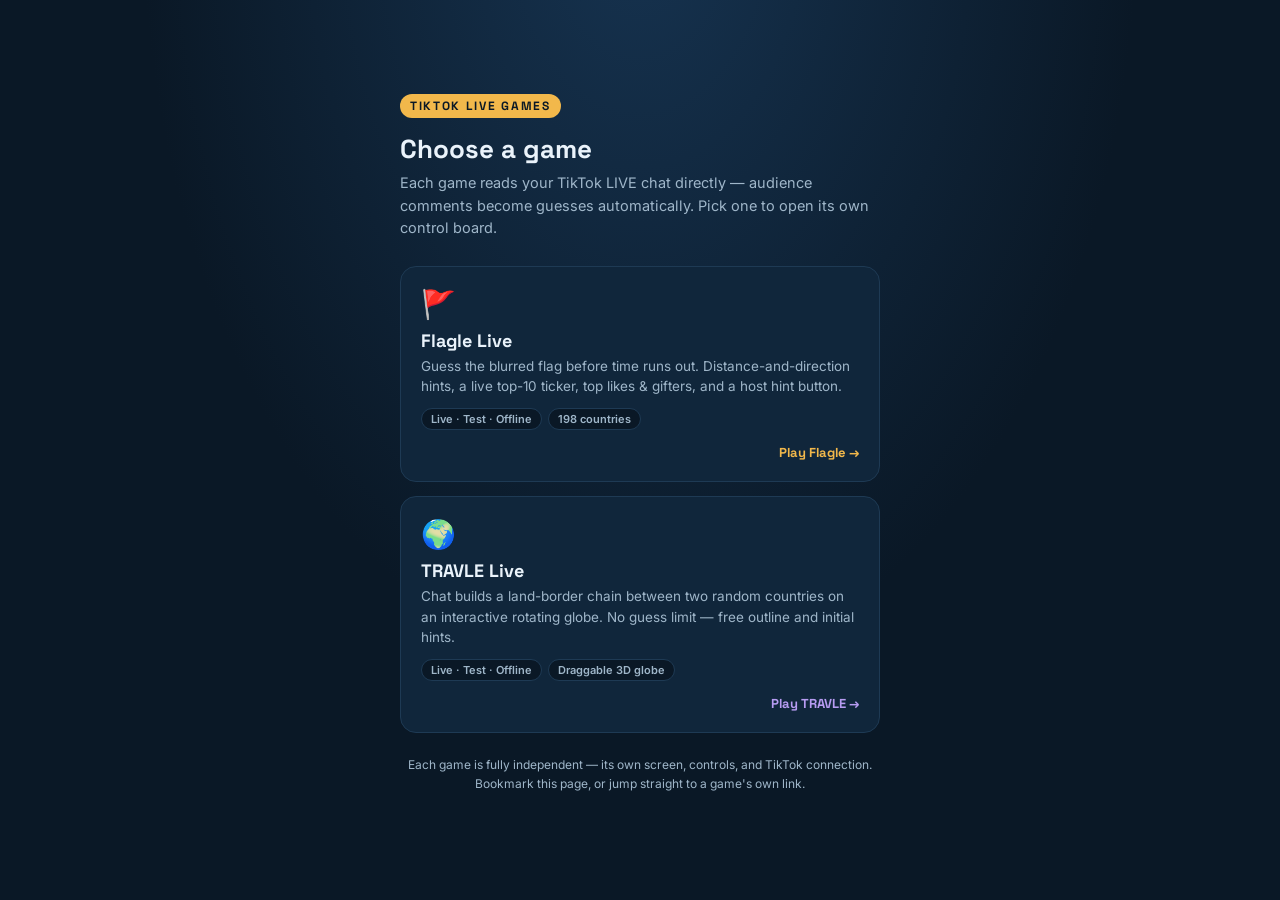
<file: public/index.html>
<!DOCTYPE html>
<html lang="en">
<head>
<meta charset="UTF-8" />
<meta name="viewport" content="width=device-width, initial-scale=1, maximum-scale=1, viewport-fit=cover" />
<title>Live Game Platform</title>
<link rel="preconnect" href="https://fonts.googleapis.com">
<link href="https://fonts.googleapis.com/css2?family=Space+Grotesk:wght@500;700&family=Inter:wght@400;500;600&display=swap" rel="stylesheet">
<style>
  :root{
    --navy-deep:#0A1826; --navy-panel:#10263B; --navy-line:#1E3A54;
    --ink-hi:#EAF3FB; --ink-mid:#9FB6C9; --amber:#F2B84B; --violet:#B79CF2;
    --font-head:"Space Grotesk",sans-serif; --font-body:"Inter",sans-serif;
  }
  *{box-sizing:border-box;}
  body{
    margin:0; min-height:100vh;
    background:radial-gradient(ellipse at 50% -10%, #163350 0%, var(--navy-deep) 55%);
    color:var(--ink-hi); font-family:var(--font-body);
    display:flex; align-items:center; justify-content:center; padding:24px;
  }
  .hub{ width:100%; max-width:480px; }
  .hub-badge{
    display:inline-block; font-family:var(--font-head); font-weight:700; font-size:12px;
    letter-spacing:.14em; color:var(--navy-deep); background:var(--amber);
    padding:4px 10px; border-radius:999px; margin-bottom:14px;
  }
  h1{ font-family:var(--font-head); font-weight:700; font-size:26px; margin:0 0 6px; }
  .hub-sub{ color:var(--ink-mid); font-size:14.5px; line-height:1.55; margin:0 0 26px; }
  .game-card{
    display:block; text-decoration:none; color:inherit;
    background:var(--navy-panel); border:1px solid var(--navy-line); border-radius:16px;
    padding:20px; margin-bottom:14px; transition:border-color .15s ease, transform .1s ease;
  }
  .game-card:active{ transform:scale(.98); }
  .game-card:hover{ border-color:var(--accent, var(--amber)); }
  .game-icon{ font-size:28px; margin-bottom:8px; display:block; }
  .game-name{ font-family:var(--font-head); font-weight:700; font-size:18px; margin:0 0 4px; }
  .game-desc{ color:var(--ink-mid); font-size:13.5px; line-height:1.5; margin:0 0 12px; }
  .game-tags{ display:flex; gap:6px; flex-wrap:wrap; }
  .tag{
    font-size:11px; font-weight:600; padding:3px 9px; border-radius:999px;
    background:var(--navy-deep); color:var(--ink-mid); border:1px solid var(--navy-line);
  }
  .play-row{ display:flex; align-items:center; justify-content:space-between; margin-top:14px; }
  .play-cta{
    font-family:var(--font-head); font-weight:700; font-size:13px;
    color:var(--accent, var(--amber));
  }
  .flagle-card{ --accent:#F2B84B; }
  .travle-card{ --accent:#B79CF2; }
  .hub-footer{ text-align:center; color:var(--ink-mid); font-size:12px; margin-top:22px; line-height:1.6; }
</style>
</head>
<body>
  <div class="hub">
    <div class="hub-badge">TIKTOK LIVE GAMES</div>
    <h1>Choose a game</h1>
    <p class="hub-sub">Each game reads your TikTok LIVE chat directly — audience comments become guesses automatically. Pick one to open its own control board.</p>

    <a class="game-card flagle-card" href="/flagle/">
      <span class="game-icon">🚩</span>
      <div class="game-name">Flagle Live</div>
      <p class="game-desc">Guess the blurred flag before time runs out. Distance-and-direction hints, a live top-10 ticker, top likes &amp; gifters, and a host hint button.</p>
      <div class="game-tags"><span class="tag">Live · Test · Offline</span><span class="tag">198 countries</span></div>
      <div class="play-row"><span></span><span class="play-cta">Play Flagle →</span></div>
    </a>

    <a class="game-card travle-card" href="/travle/">
      <span class="game-icon">🌍</span>
      <div class="game-name">TRAVLE Live</div>
      <p class="game-desc">Chat builds a land-border chain between two random countries on an interactive rotating globe. No guess limit — free outline and initial hints.</p>
      <div class="game-tags"><span class="tag">Live · Test · Offline</span><span class="tag">Draggable 3D globe</span></div>
      <div class="play-row"><span></span><span class="play-cta">Play TRAVLE →</span></div>
    </a>

    <p class="hub-footer">Each game is fully independent — its own screen, controls, and TikTok connection.<br/>Bookmark this page, or jump straight to a game's own link.</p>
  </div>
</body>
</html>
</file>
